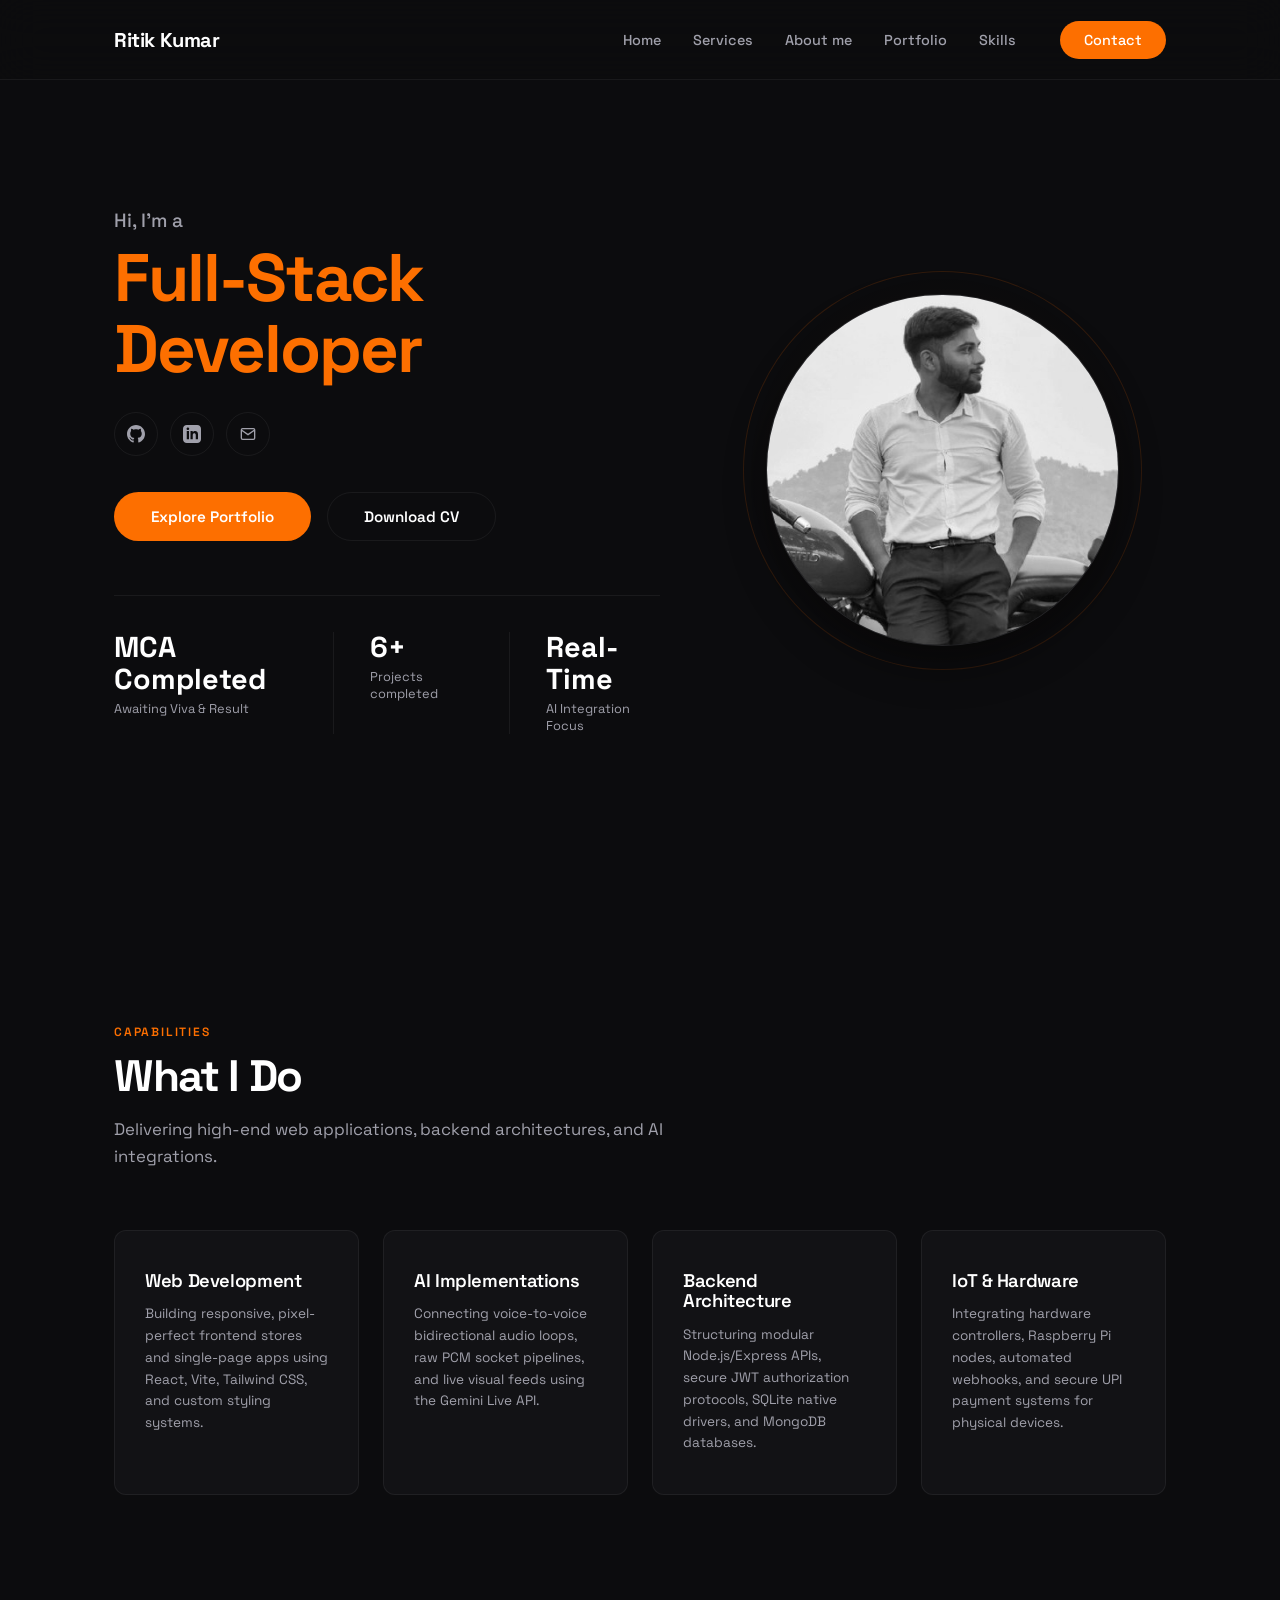
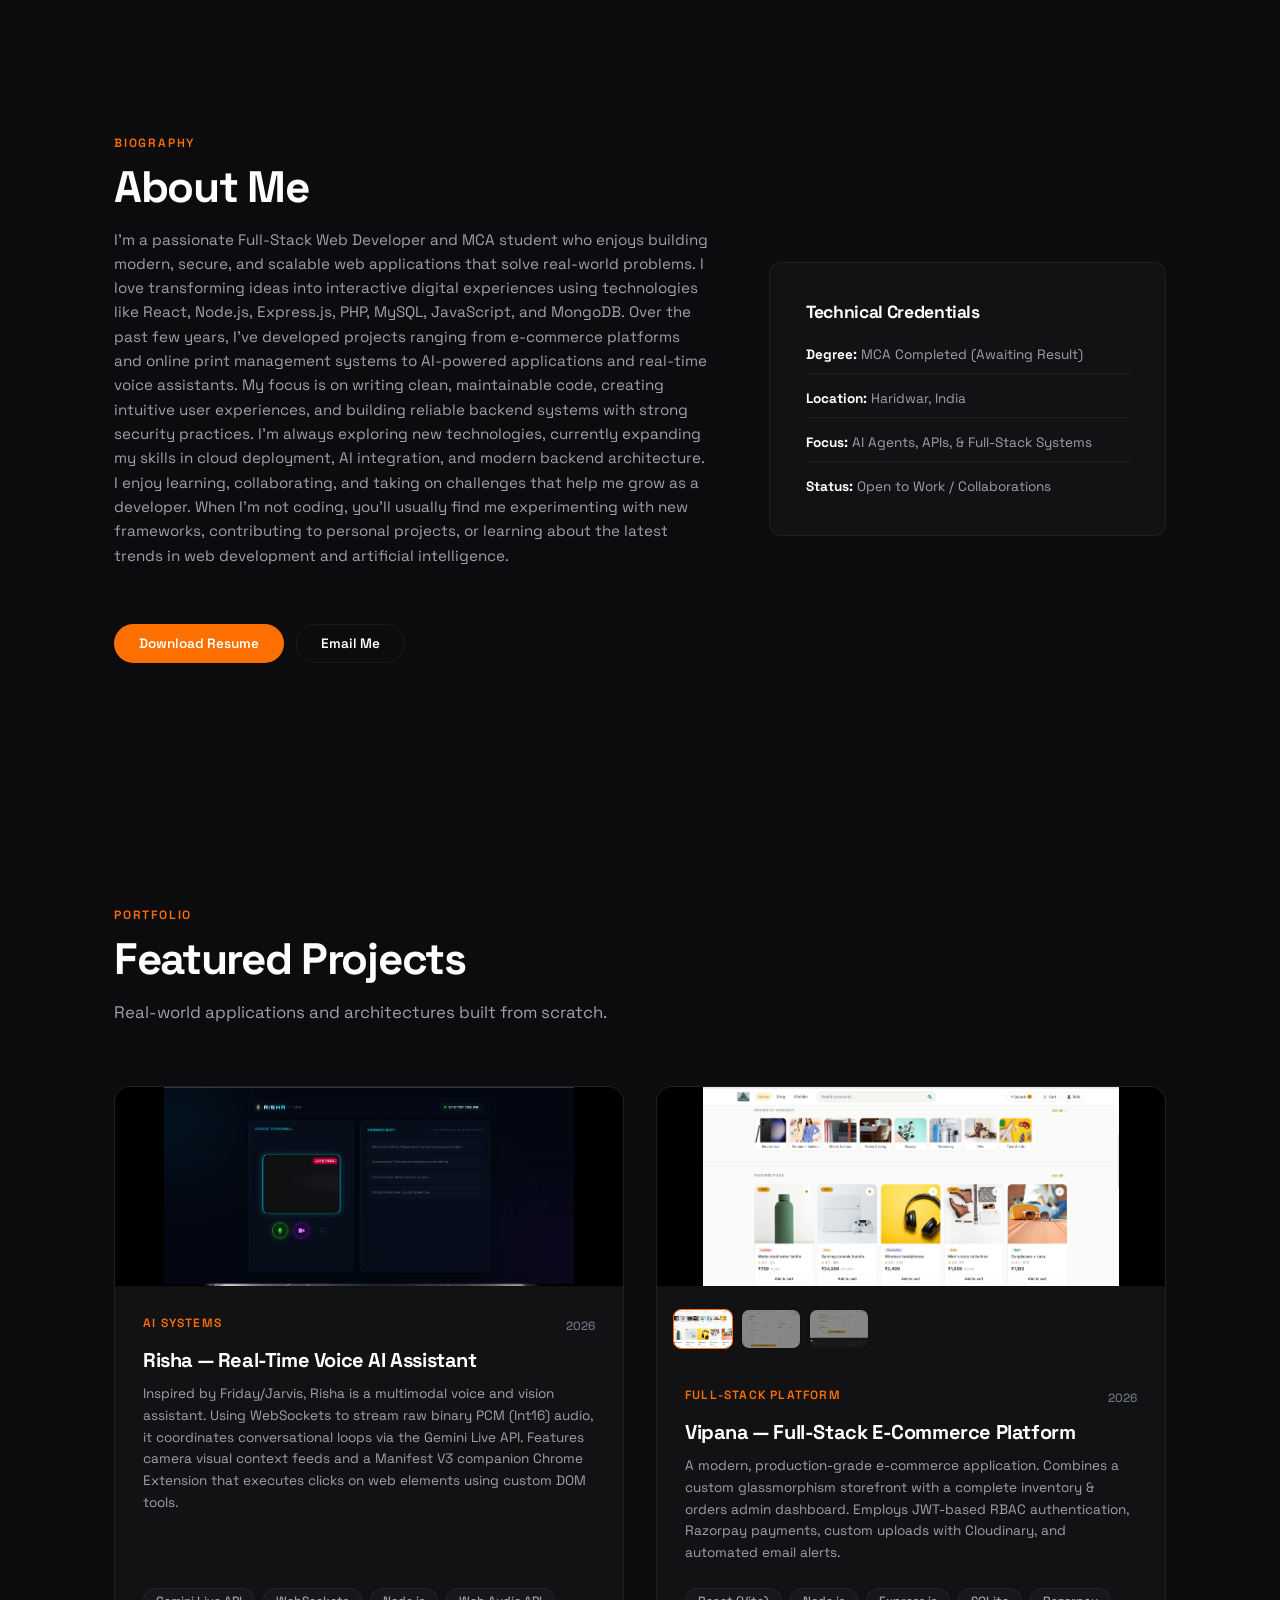
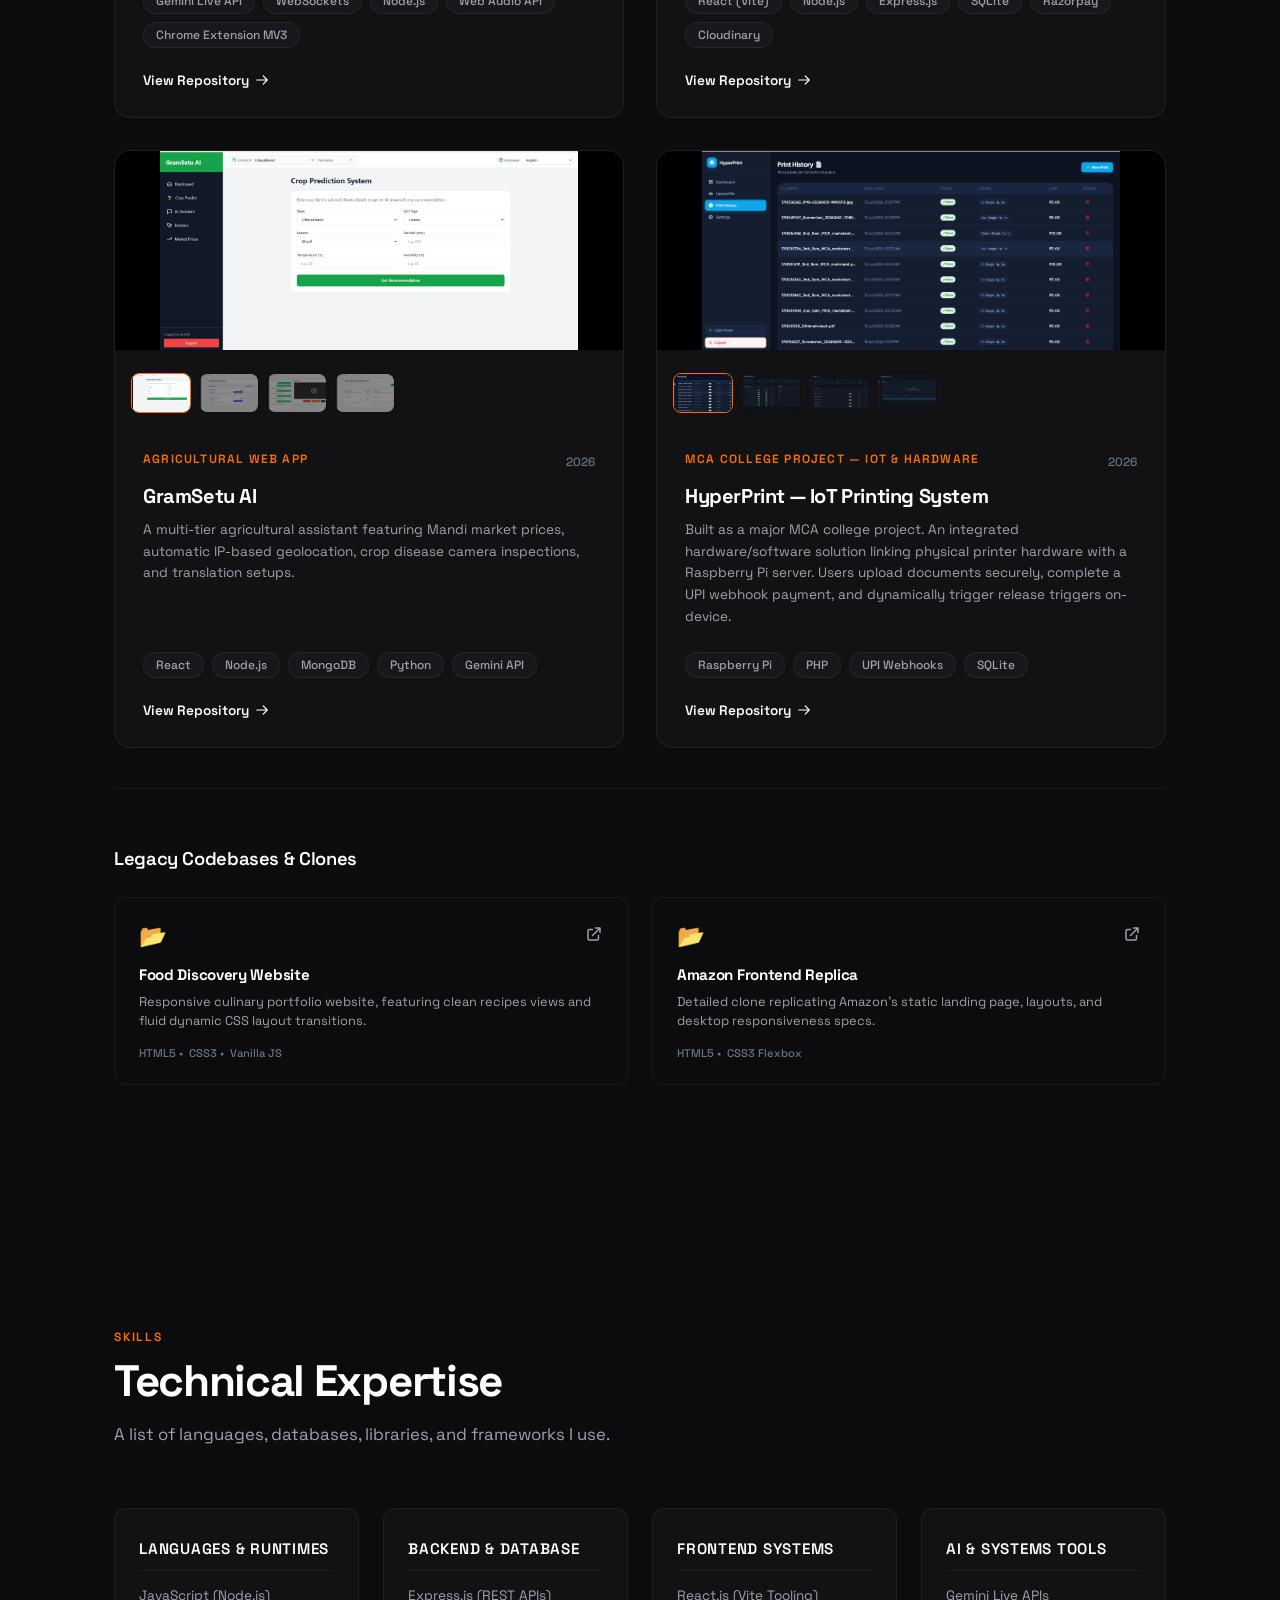
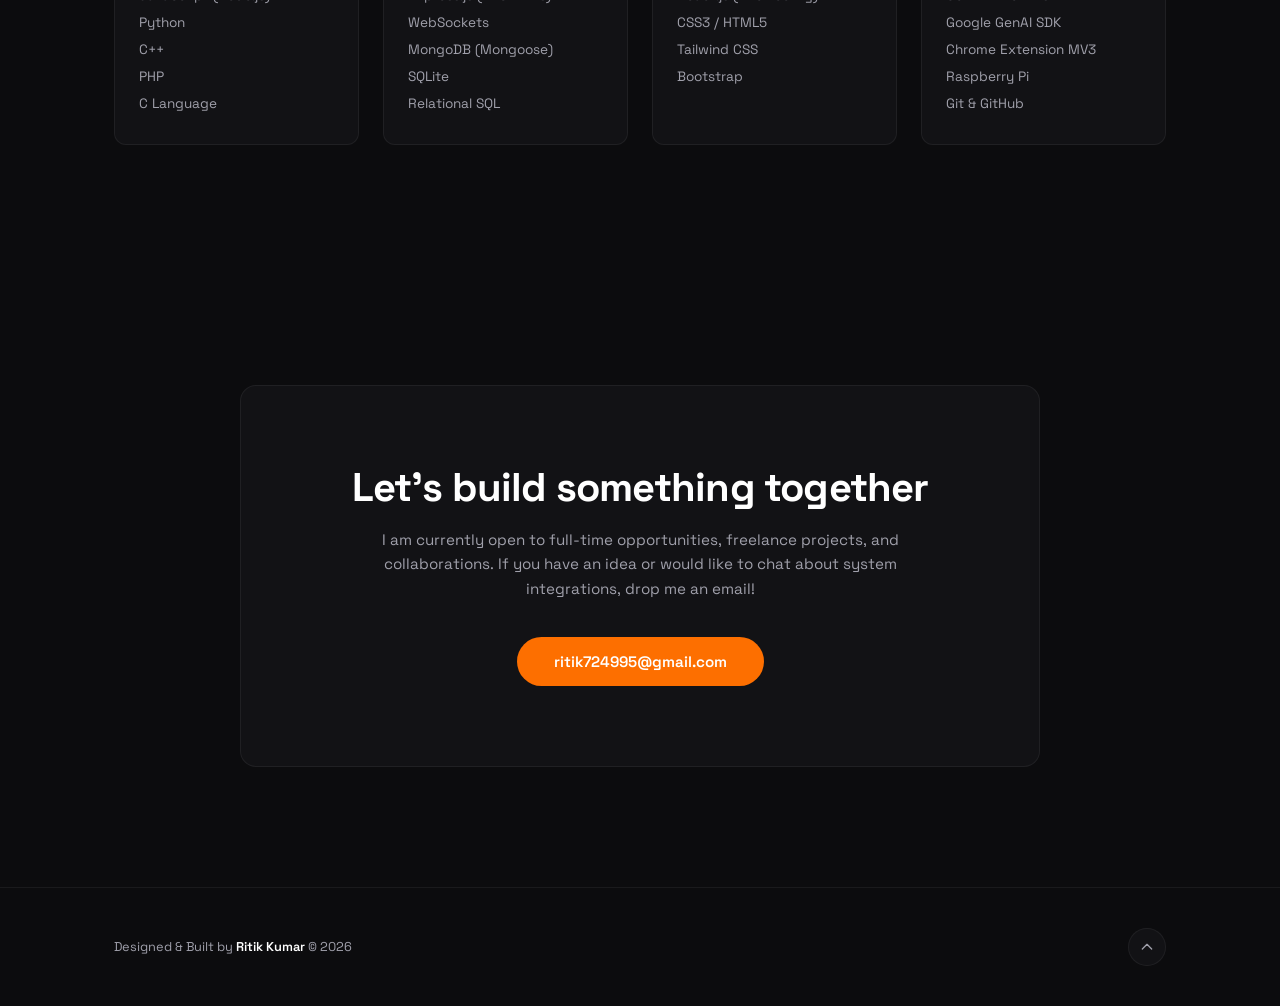
<file: index.html>
<!DOCTYPE html>
<html lang="en">
<head>
  <meta charset="UTF-8" />
  <meta name="viewport" content="width=device-width, initial-scale=1.0" />
  <title>Ritik Kumar — Full-Stack Developer & Systems Builder</title>
  <meta name="description" content="Portfolio of Ritik Kumar — MCA student and developer specializing in React, Node.js, Gemini Live API, and backend integrations." />
  <meta name="author" content="Ritik Kumar" />
  <meta property="og:title" content="Ritik Kumar — Full-Stack Developer" />
  <meta property="og:description" content="Full-stack developer exploring Gemini Live, AI agents, IoT, and building high-performance web applications." />
  <meta property="og:type" content="website" />
  <meta name="theme-color" content="#0c0c0e" />

  <!-- Fonts -->
  <link rel="preconnect" href="https://fonts.googleapis.com" />
  <link rel="preconnect" href="https://fonts.gstatic.com" crossorigin />
  <link href="https://fonts.googleapis.com/css2?family=Space+Grotesk:wght@300;400;500;600;700&family=Inter:wght@300;400;500;600;700&display=swap" rel="stylesheet" />

  <!-- Styles -->
  <link rel="stylesheet" href="style.css?v=2" />
</head>
<body>

  <!-- ============ NAVIGATION ============ -->
  <nav class="navbar" id="navbar">
    <div class="container">
      <a href="#" class="nav-logo">
        Ritik Kumar
      </a>

      <ul class="nav-links" id="nav-links">
        <li><a href="#">Home</a></li>
        <li><a href="#services">Services</a></li>
        <li><a href="#about">About me</a></li>
        <li><a href="#projects">Portfolio</a></li>
        <li><a href="#skills">Skills</a></li>
        <li class="nav-cta-link"><a href="#contact" class="nav-cta-btn">Contact</a></li>
      </ul>

      <button class="nav-toggle" id="nav-toggle" aria-label="Toggle menu">
        <span></span><span></span><span></span>
      </button>
    </div>
    <div class="nav-overlay" id="nav-overlay"></div>
  </nav>

  <!-- ============ HERO ============ -->
  <section class="hero" id="hero">
    <div class="container hero-container grid-two-cols">
      <!-- Left Column: Introduction & Statistics -->
      <div class="hero-left-side reveal">
        <p class="hero-greeting-sub">Hi, I'm a</p>
        <h1 class="hero-main-title">
          Full-Stack Developer
        </h1>

        <!-- Social Icons Row -->
        <div class="hero-social-row">
          <a href="https://github.com/ritik-co" target="_blank" rel="noopener noreferrer" class="social-circ-btn" aria-label="GitHub">
            <svg viewBox="0 0 24 24" fill="currentColor" class="social-svg" width="18" height="18"><path d="M12 0c-6.626 0-12 5.373-12 12 0 5.302 3.438 9.8 8.207 11.387.599.111.793-.261.793-.577v-2.234c-3.338.726-4.033-1.416-4.033-1.416-.546-1.387-1.333-1.756-1.333-1.756-1.089-.745.083-.729.083-.729 1.205.084 1.839 1.237 1.839 1.237 1.07 1.834 2.807 1.304 3.492.997.107-.775.418-1.305.762-1.604-2.665-.305-5.467-1.334-5.467-5.931 0-1.311.469-2.381 1.236-3.221-.124-.303-.535-1.524.117-3.176 0 0 1.008-.322 3.301 1.23.957-.266 1.983-.399 3.003-.404 1.02.005 2.047.138 3.006.404 2.291-1.552 3.297-1.23 3.297-1.23.653 1.653.242 2.874.118 3.176.77.84 1.235 1.911 1.235 3.221 0 4.609-2.807 5.624-5.479 5.921.43.372.823 1.102.823 2.222v3.293c0 .319.192.694.801.576 4.765-1.589 8.199-6.086 8.199-11.386 0-6.627-5.373-12-12-12z"/></svg>
          </a>
          <a href="https://www.linkedin.com/in/ritik-kumar-in/" target="_blank" rel="noopener noreferrer" class="social-circ-btn" aria-label="LinkedIn">
            <svg viewBox="0 0 24 24" fill="currentColor" class="social-svg" width="18" height="18"><path d="M19 0h-14c-2.761 0-5 2.239-5 5v14c0 2.761 2.239 5 5 5h14c2.762 0 5-2.239 5-5v-14c0-2.761-2.238-5-5-5zm-11 19h-3v-11h3v11zm-1.5-12.268c-.966 0-1.75-.779-1.75-1.75s.784-1.75 1.75-1.75 1.75.779 1.75 1.75-.784 1.75-1.75 1.75zm13.5 12.268h-3v-5.604c0-3.368-4-3.113-4 0v5.604h-3v-11h3v1.765c1.396-2.586 7-2.777 7 2.476v6.759z"/></svg>
          </a>
          <a href="mailto:ritik724995@gmail.com" class="social-circ-btn" aria-label="Email">
            <svg fill="none" stroke="currentColor" stroke-width="2" viewBox="0 0 24 24" class="social-svg" style="padding:1px" width="18" height="18"><polyline points="22,6 12,13 2,6"/><rect x="2" y="4" width="20" height="16" rx="2"/></svg>
          </a>
        </div>

        <!-- Actions -->
        <div class="hero-actions-row">
          <a href="#projects" class="btn-hero-orange">Explore Portfolio</a>
          <a href="resume.pdf" target="_blank" rel="noopener noreferrer" class="btn-hero-outline">Download CV</a>
        </div>

        <!-- Horizontal Stats Panel -->
        <div class="hero-horizontal-stats">
          <div class="horizontal-stat-box">
            <span class="h-stat-num">MCA Completed</span>
            <span class="h-stat-lbl">Awaiting Viva & Result</span>
          </div>
          <div class="horizontal-stat-box">
            <span class="h-stat-num">6+</span>
            <span class="h-stat-lbl">Projects completed</span>
          </div>
          <div class="horizontal-stat-box border-none">
            <span class="h-stat-num">Real-Time</span>
            <span class="h-stat-lbl">AI Integration Focus</span>
          </div>
        </div>
      </div>

      <!-- Right Column: Circular Portrait -->
      <div class="hero-right-side reveal reveal-delay-2">
        <div class="hero-portrait-circle-wrapper">
          <div class="portrait-background-circle"></div>
          <div class="hero-portrait-circle">
            <img src="ritik.jpg" alt="Ritik Kumar" />
          </div>
        </div>
      </div>
    </div>
  </section>

  <!-- ============ SERVICES ============ -->
  <section class="section" id="services">
    <div class="container">
      <div class="section-header reveal">
        <span class="section-label">Capabilities</span>
        <h2 class="section-title">What I Do</h2>
        <p class="section-subtitle">Delivering high-end web applications, backend architectures, and AI integrations.</p>
      </div>

      <div class="services-grid">
        <div class="service-card reveal">
          <h3>Web Development</h3>
          <p>Building responsive, pixel-perfect frontend stores and single-page apps using React, Vite, Tailwind CSS, and custom styling systems.</p>
        </div>

        <div class="service-card reveal reveal-delay-1">
          <h3>AI Implementations</h3>
          <p>Connecting voice-to-voice bidirectional audio loops, raw PCM socket pipelines, and live visual feeds using the Gemini Live API.</p>
        </div>

        <div class="service-card reveal reveal-delay-2">
          <h3>Backend Architecture</h3>
          <p>Structuring modular Node.js/Express APIs, secure JWT authorization protocols, SQLite native drivers, and MongoDB databases.</p>
        </div>

        <div class="service-card reveal reveal-delay-3">
          <h3>IoT & Hardware</h3>
          <p>Integrating hardware controllers, Raspberry Pi nodes, automated webhooks, and secure UPI payment systems for physical devices.</p>
        </div>
      </div>
    </div>
  </section>

  <!-- ============ ABOUT ME ============ -->
  <section class="section" id="about">
    <div class="container">
      <div class="about-flex-layout reveal">
        <div class="about-text-side">
          <span class="section-label">Biography</span>
          <h2 class="section-title">About Me</h2>
          <p class="about-paragraph">
            I'm a passionate Full-Stack Web Developer and MCA student who enjoys building modern, secure, and scalable web applications that solve real-world problems. I love transforming ideas into interactive digital experiences using technologies like React, Node.js, Express.js, PHP, MySQL, JavaScript, and MongoDB.

            Over the past few years, I've developed projects ranging from e-commerce platforms and online print management systems to AI-powered applications and real-time voice assistants. My focus is on writing clean, maintainable code, creating intuitive user experiences, and building reliable backend systems with strong security practices.

            I'm always exploring new technologies, currently expanding my skills in cloud deployment, AI integration, and modern backend architecture. I enjoy learning, collaborating, and taking on challenges that help me grow as a developer.

            When I'm not coding, you'll usually find me experimenting with new frameworks, contributing to personal projects, or learning about the latest trends in web development and artificial intelligence.
          </p>
          <p class="about-paragraph">
            <!-- Currently, I am working with the Google GenAI SDK, WebSockets, and real-time streaming architectures to create natural voice interfaces and autonomous browser automation solutions. -->
          </p>

          <div class="about-action-row">
            <a href="resume.pdf" target="_blank" rel="noopener noreferrer" class="btn-hero-orange sm-btn">Download Resume</a>
            <a href="mailto:ritik724995@gmail.com" class="btn-hero-outline sm-btn">Email Me</a>
          </div>
        </div>

        <!-- Details Card -->
        <div class="about-details-card">
          <h4>Technical Credentials</h4>
          <ul class="details-list">
            <li><strong>Degree:</strong> MCA Completed (Awaiting Result)</li>
            <li><strong>Location:</strong> Haridwar, India</li>
            <li><strong>Focus:</strong> AI Agents, APIs, & Full-Stack Systems</li>
            <li><strong>Status:</strong> Open to Work / Collaborations</li>
          </ul>
        </div>
      </div>
    </div>
  </section>

  <!-- ============ PROJECTS (PORTFOLIO) ============ -->
  <section class="section" id="projects">
    <div class="container">
      <div class="section-header reveal">
        <span class="section-label">Portfolio</span>
        <h2 class="section-title">Featured Projects</h2>
        <p class="section-subtitle">Real-world applications and architectures built from scratch.</p>
      </div>

      <div class="projects-grid">
        
        <!-- PROJECT 1: Risha Voice Assistant -->
        <div class="project-grid-card reveal">
          <div class="project-gallery">
            <div class="grid-card-image-bezel">
              <img src="risha.png" alt="Risha — Real-Time Voice AI Assistant" loading="lazy" />
            </div>
          </div>
          <div class="grid-card-body">
            <div class="grid-card-meta">
              <span class="project-category-text">AI Systems</span>
              <span class="project-year">2026</span>
            </div>
            <h4>Risha — Real-Time Voice AI Assistant</h4>
            <p>Inspired by Friday/Jarvis, Risha is a multimodal voice and vision assistant. Using WebSockets to stream raw binary PCM (Int16) audio, it coordinates conversational loops via the Gemini Live API. Features camera visual context feeds and a Manifest V3 companion Chrome Extension that executes clicks on web elements using custom DOM tools.</p>
            <div class="tech-tag-grid small-gap">
              <span class="tech-tag">Gemini Live API</span>
              <span class="tech-tag">WebSockets</span>
              <span class="tech-tag">Node.js</span>
              <span class="tech-tag">Web Audio API</span>
              <span class="tech-tag">Chrome Extension MV3</span>
            </div>
            <a href="https://github.com/ritik-co/risha-ai" target="_blank" rel="noopener noreferrer" class="grid-card-link">
              View Repository 
              <svg class="link-arrow" fill="none" stroke="currentColor" stroke-width="2" viewBox="0 0 24 24"><path stroke-linecap="round" stroke-linejoin="round" d="M14 5l7 7m0 0l-7 7m7-7H3" /></svg>
            </a>
          </div>
        </div>

        <!-- PROJECT 2: Vipana E-Commerce -->
        <div class="project-grid-card reveal">
          <div class="project-gallery">
            <div class="grid-card-image-bezel">
              <img src="getit1.png" class="gallery-main-img" id="getit-main" alt="Getit — Storefront" loading="lazy" />
            </div>
            <div class="gallery-thumbnails pad-x">
              <div class="thumb-card active" onclick="changeGalleryImage('getit-main', 'getit1.png', this)">
                <img src="getit1.png" alt="Storefront View" />
              </div>
              <div class="thumb-card" onclick="changeGalleryImage('getit-main', 'getit2.png', this)">
                <img src="getit2.png" alt="Admin View 1" />
              </div>
              <div class="thumb-card" onclick="changeGalleryImage('getit-main', 'getit3.png', this)">
                <img src="getit3.png" alt="Admin View 2" />
              </div>
            </div>
          </div>
          <div class="grid-card-body">
            <div class="grid-card-meta">
              <span class="project-category-text">Full-Stack Platform</span>
              <span class="project-year">2026</span>
            </div>
            <h4> Vipana  — Full-Stack E-Commerce Platform</h4>
            <p>A modern, production-grade e-commerce application. Combines a custom glassmorphism storefront with a complete inventory & orders admin dashboard. Employs JWT-based RBAC authentication, Razorpay payments, custom uploads with Cloudinary, and automated email alerts.</p>
            <div class="tech-tag-grid small-gap">
              <span class="tech-tag">React (Vite)</span>
              <span class="tech-tag">Node.js</span>
              <span class="tech-tag">Express.js</span>
              <span class="tech-tag">SQLite</span>
              <span class="tech-tag">Razorpay</span>
              <span class="tech-tag">Cloudinary</span>
            </div>
            <a href="https://github.com/ritik-co" target="_blank" rel="noopener noreferrer" class="grid-card-link">
              View Repository 
              <svg class="link-arrow" fill="none" stroke="currentColor" stroke-width="2" viewBox="0 0 24 24"><path stroke-linecap="round" stroke-linejoin="round" d="M14 5l7 7m0 0l-7 7m7-7H3" /></svg>
            </a>
          </div>
        </div>

        <!-- PROJECT 3: GramSetu AI -->
        <div class="project-grid-card reveal">
          <div class="project-gallery">
            <div class="grid-card-image-bezel">
              <img src="gramsetu5.jpg" class="gallery-main-img" id="gramsetu-main" alt="GramSetu AI" loading="lazy" />
            </div>
            <div class="gallery-thumbnails pad-x">
              <div class="thumb-card active" onclick="changeGalleryImage('gramsetu-main', 'gramsetu5.jpg', this)">
                <img src="gramsetu5.jpg" alt="Mandi Prices" />
              </div>
              <div class="thumb-card" onclick="changeGalleryImage('gramsetu-main', 'gramsetu1.jpg', this)">
                <img src="gramsetu1.jpg" alt="Crop recommendation" />
              </div>
              <div class="thumb-card" onclick="changeGalleryImage('gramsetu-main', 'gramsetu2.jpg', this)">
                <img src="gramsetu2.jpg" alt="Soil analysis" />
              </div>
              <div class="thumb-card" onclick="changeGalleryImage('gramsetu-main', 'gramsetu3.jpg', this)">
                <img src="gramsetu3.jpg" alt="Translation widget" />
              </div>
            </div>
          </div>
          <div class="grid-card-body">
            <div class="grid-card-meta">
              <span class="project-category-text">Agricultural Web App</span>
              <span class="project-year">2026</span>
            </div>
            <h4>GramSetu AI</h4>
            <p>A multi-tier agricultural assistant featuring Mandi market prices, automatic IP-based geolocation, crop disease camera inspections, and translation setups.</p>
            <div class="tech-tag-grid small-gap">
              <span class="tech-tag">React</span>
              <span class="tech-tag">Node.js</span>
              <span class="tech-tag">MongoDB</span>
              <span class="tech-tag">Python</span>
              <span class="tech-tag">Gemini API</span>
            </div>
            <a href="https://github.com/ritik-co/gramsetu-ai" target="_blank" rel="noopener noreferrer" class="grid-card-link">
              View Repository 
              <svg class="link-arrow" fill="none" stroke="currentColor" stroke-width="2" viewBox="0 0 24 24"><path stroke-linecap="round" stroke-linejoin="round" d="M14 5l7 7m0 0l-7 7m7-7H3" /></svg>
            </a>
          </div>
        </div>

        <!-- PROJECT 4: HyperPrint -->
        <div class="project-grid-card reveal">
          <div class="project-gallery">
            <div class="grid-card-image-bezel">
              <img src="hyperprint5.png" class="gallery-main-img" id="hyperprint-main" alt="HyperPrint — IoT Printing System" loading="lazy" />
            </div>
            <div class="gallery-thumbnails pad-x">
              <div class="thumb-card active" onclick="changeGalleryImage('hyperprint-main', 'hyperprint5.png', this)">
                <img src="hyperprint5.png" alt="Hardware Terminal" />
              </div>
              <div class="thumb-card" onclick="changeGalleryImage('hyperprint-main', 'hyperprint1.png', this)">
                <img src="hyperprint1.png" alt="Admin Dashboard" />
              </div>
              <div class="thumb-card" onclick="changeGalleryImage('hyperprint-main', 'hyperprint3.png', this)">
                <img src="hyperprint3.png" alt="Upload Portal" />
              </div>
              <div class="thumb-card" onclick="changeGalleryImage('hyperprint-main', 'hyperprint7.png', this)">
                <img src="hyperprint7.png" alt="Settings Panel" />
              </div>
            </div>
          </div>
          <div class="grid-card-body">
            <div class="grid-card-meta">
              <span class="project-category-text">MCA College Project — IoT & Hardware</span>
              <span class="project-year">2026</span>
            </div>
            <h4>HyperPrint — IoT Printing System</h4>
            <p>Built as a major MCA college project. An integrated hardware/software solution linking physical printer hardware with a Raspberry Pi server. Users upload documents securely, complete a UPI webhook payment, and dynamically trigger release triggers on-device.</p>
            <div class="tech-tag-grid small-gap">
              <span class="tech-tag">Raspberry Pi</span>
              <span class="tech-tag">PHP</span>
              <span class="tech-tag">UPI Webhooks</span>
              <span class="tech-tag">SQLite</span>
            </div>
            <a href="https://github.com/ritik-co/Printing_project" target="_blank" rel="noopener noreferrer" class="grid-card-link">
              View Repository 
              <svg class="link-arrow" fill="none" stroke="currentColor" stroke-width="2" viewBox="0 0 24 24"><path stroke-linecap="round" stroke-linejoin="round" d="M14 5l7 7m0 0l-7 7m7-7H3" /></svg>
            </a>
          </div>
        </div>

      </div>

        <!-- SMALLER FRONTEND & WEB PROJECTS ACCORDION / BOX -->
        <div class="secondary-projects-section reveal">
          <div class="secondary-header">
            <h4>Legacy Codebases & Clones</h4>
          </div>
          <div class="secondary-grid">
            
            <div class="secondary-card">
              <div class="sec-card-top">
                <span class="folder-icon">📂</span>
                <a href="https://github.com/ritik-co/Food-website" target="_blank" rel="noopener noreferrer" class="sec-link">
                  <svg viewBox="0 0 24 24" fill="none" stroke="currentColor" stroke-width="2" class="git-icon"><path stroke-linecap="round" stroke-linejoin="round" d="M10 6H6a2 2 0 00-2 2v10a2 2 0 002 2h10a2 2 0 002-2v-4M14 4h6m0 0v6m0-6L10 14" /></svg>
                </a>
              </div>
              <h5>Food Discovery Website</h5>
              <p>Responsive culinary portfolio website, featuring clean recipes views and fluid dynamic CSS layout transitions.</p>
              <div class="sec-tags"><span>HTML5</span><span>CSS3</span><span>Vanilla JS</span></div>
            </div>

            <div class="secondary-card">
              <div class="sec-card-top">
                <span class="folder-icon">📂</span>
                <a href="https://github.com/ritik-co/amazon-clone" target="_blank" rel="noopener noreferrer" class="sec-link">
                  <svg viewBox="0 0 24 24" fill="none" stroke="currentColor" stroke-width="2" class="git-icon"><path stroke-linecap="round" stroke-linejoin="round" d="M10 6H6a2 2 0 00-2 2v10a2 2 0 002 2h10a2 2 0 002-2v-4M14 4h6m0 0v6m0-6L10 14" /></svg>
                </a>
              </div>
              <h5>Amazon Frontend Replica</h5>
              <p>Detailed clone replicating Amazon's static landing page, layouts, and desktop responsiveness specs.</p>
              <div class="sec-tags"><span>HTML5</span><span>CSS3 Flexbox</span></div>
            </div>

          </div>
        </div>

      </div>
    </div>
  </section>

  <!-- ============ SKILLS ============ -->
  <section class="section" id="skills">
    <div class="container">
      <div class="section-header reveal">
        <span class="section-label">Skills</span>
        <h2 class="section-title">Technical Expertise</h2>
        <p class="section-subtitle">A list of languages, databases, libraries, and frameworks I use.</p>
      </div>

      <div class="skills-category-grid">
        
        <!-- Category 1 -->
        <div class="skill-category-card reveal">
          <div class="category-header">
            <h4>Languages & Runtimes</h4>
          </div>
          <ul class="cat-list">
            <li>JavaScript (Node.js)</li>
            <li>Python</li>
            <li>C++</li>
            <li>PHP</li>
            <li>C Language</li>
          </ul>
        </div>

        <!-- Category 2 -->
        <div class="skill-category-card reveal reveal-delay-1">
          <div class="category-header">
            <h4>Backend & Database</h4>
          </div>
          <ul class="cat-list">
            <li>Express.js (REST APIs)</li>
            <li>WebSockets</li>
            <li>MongoDB (Mongoose)</li>
            <li>SQLite</li>
            <li>Relational SQL</li>
          </ul>
        </div>

        <!-- Category 3 -->
        <div class="skill-category-card reveal reveal-delay-2">
          <div class="category-header">
            <h4>Frontend Systems</h4>
          </div>
          <ul class="cat-list">
            <li>React.js (Vite Tooling)</li>
            <li>CSS3 / HTML5</li>
            <li>Tailwind CSS</li>
            <li>Bootstrap</li>
          </ul>
        </div>

        <!-- Category 4 -->
        <div class="skill-category-card reveal reveal-delay-3">
          <div class="category-header">
            <h4>AI & Systems Tools</h4>
          </div>
          <ul class="cat-list">
            <li>Gemini Live APIs</li>
            <li>Google GenAI SDK</li>
            <li>Chrome Extension MV3</li>
            <li>Raspberry Pi</li>
            <li>Git & GitHub</li>
          </ul>
        </div>

      </div>
    </div>
  </section>

  <!-- ============ CONTACT ============ -->
  <section class="section" id="contact">
    <div class="container">
      <div class="contact-card reveal">
        <h2 class="contact-title">Let's build something together</h2>
        <p class="contact-desc">
          I am currently open to full-time opportunities, freelance projects, and collaborations. 
          If you have an idea or would like to chat about system integrations, drop me an email!
        </p>
        
        <div class="contact-action-block">
          <a href="mailto:ritik724995@gmail.com" class="btn-hero-orange">
            ritik724995@gmail.com
          </a>
        </div>
      </div>
    </div>
  </section>

  <!-- ============ FOOTER ============ -->
  <footer class="footer">
    <div class="container">
      <div class="footer-content">
        <div class="footer-left">
          <p>Designed & Built by <span>Ritik Kumar</span> © 2026</p>
        </div>
        <div class="footer-right">
          <button class="back-to-top" aria-label="Scroll to top">
            <svg fill="none" stroke="currentColor" stroke-width="2" viewBox="0 0 24 24"><path stroke-linecap="round" stroke-linejoin="round" d="M5 15l7-7 7 7" /></svg>
          </button>
        </div>
      </div>
    </div>
  </footer>

  <script src="script.js"></script>
</body>
</html>
</file>
<file: style.css>
/* ============================================================
   DESIGN SYSTEM VARIABLES
   ============================================================ */
:root {
  --bg-primary: #0c0c0e;
  --bg-secondary: #121215;
  --bg-tertiary: #18181c;
  --bg-card: #121215;
  --bg-card-hover: #16161b;
  --bg-glass: rgba(12, 12, 14, 0.75);

  /* Warm Accent */
  --accent-orange: #fd6f00;
  --accent-orange-hover: #ff7e1a;
  
  --text-primary: #f3f4f6;
  --text-secondary: #a0a0ab;
  --text-muted: #6b7280;
  --text-bright: #ffffff;

  --border: rgba(255, 255, 255, 0.06);
  --border-hover: rgba(255, 255, 255, 0.12);
  --border-accent: rgba(253, 111, 0, 0.15);

  --radius-sm: 8px;
  --radius: 12px;
  --radius-lg: 16px;
  --radius-full: 9999px;

  --font-sans: 'Space Grotesk', 'Inter', -apple-system, BlinkMacSystemFont, sans-serif;

  --ease-out: cubic-bezier(0.16, 1, 0.3, 1);
  --transition: 0.3s var(--ease-out);
  --transition-slow: 0.6s var(--ease-out);
  
  --container: 1100px;
  --nav-height: 80px;
}

/* ============================================================
   BASE SETUP & RESET
   ============================================================ */
*, *::before, *::after {
  box-sizing: border-box;
  margin: 0;
  padding: 0;
}

html {
  scroll-behavior: smooth;
  background-color: var(--bg-primary);
  color: var(--text-primary);
  font-family: var(--font-sans);
  -webkit-font-smoothing: antialiased;
}

body {
  overflow-x: hidden;
  background-color: var(--bg-primary);
}

img {
  max-width: 100%;
  display: block;
}

a {
  color: inherit;
  text-decoration: none;
  transition: var(--transition);
}

ul {
  list-style: none;
}

/* Layout Utilities */
.container {
  width: 100%;
  max-width: var(--container);
  margin: 0 auto;
  padding: 0 24px;
}

.section {
  padding: 120px 0;
}

/* Grid helper */
.grid-two-cols {
  display: grid;
  grid-template-columns: 1.1fr 0.9fr;
  align-items: center;
  gap: 60px;
  width: 100%;
}

/* Scrollbar styling */
::-webkit-scrollbar {
  width: 10px;
}
::-webkit-scrollbar-track {
  background: var(--bg-primary);
}
::-webkit-scrollbar-thumb {
  background: var(--bg-tertiary);
  border-radius: var(--radius-full);
}
::-webkit-scrollbar-thumb:hover {
  background: var(--border-hover);
}

/* ============================================================
   TYPOGRAPHY
   ============================================================ */
h1, h2, h3, h4, h5, h6 {
  color: var(--text-bright);
  font-weight: 700;
  line-height: 1.1;
  letter-spacing: -0.02em;
}

p {
  color: var(--text-secondary);
  line-height: 1.6;
  font-size: 0.95rem;
}

/* Section Header styling */
.section-header {
  margin-bottom: 60px;
  max-width: 600px;
}

.section-label {
  display: inline-block;
  font-size: 0.75rem;
  text-transform: uppercase;
  letter-spacing: 0.15em;
  color: var(--accent-orange);
  margin-bottom: 12px;
  font-weight: 600;
}

.section-title {
  font-size: clamp(2rem, 4vw, 2.75rem);
  margin-bottom: 16px;
  letter-spacing: -0.03em;
}

.section-subtitle {
  font-size: 1.05rem;
  color: var(--text-secondary);
}

/* ============================================================
   COMPONENTS & BUTTONS
   ============================================================ */
.btn-hero-orange {
  display: inline-flex;
  align-items: center;
  justify-content: center;
  background: var(--accent-orange);
  color: var(--text-bright);
  font-size: 0.95rem;
  font-weight: 600;
  padding: 14px 36px;
  border-radius: var(--radius-full);
  border: 1px solid transparent;
  transition: var(--transition);
}

.btn-hero-orange:hover {
  background: var(--accent-orange-hover);
  transform: translateY(-2px);
}

.btn-hero-outline {
  display: inline-flex;
  align-items: center;
  justify-content: center;
  background: transparent;
  color: var(--text-bright);
  border: 1.5px solid var(--border);
  font-size: 0.95rem;
  font-weight: 600;
  padding: 14px 36px;
  border-radius: var(--radius-full);
  transition: var(--transition);
}

.btn-hero-outline:hover {
  border-color: var(--text-bright);
  background: rgba(255, 255, 255, 0.02);
  transform: translateY(-2px);
}

.sm-btn {
  padding: 10px 24px;
  font-size: 0.85rem;
}

/* Tech badge styling */
.tech-tag-grid {
  display: flex;
  flex-wrap: wrap;
  gap: 8px;
}

.tech-tag {
  font-size: 0.75rem;
  background: var(--bg-tertiary);
  color: var(--text-secondary);
  padding: 4px 12px;
  border-radius: var(--radius-full);
  border: 1px solid var(--border);
  font-weight: 500;
}

/* ============================================================
   NAVIGATION BAR
   ============================================================ */
.navbar {
  position: fixed;
  top: 0;
  left: 0;
  width: 100%;
  height: var(--nav-height);
  z-index: 100;
  background: var(--bg-glass);
  backdrop-filter: blur(20px);
  -webkit-backdrop-filter: blur(20px);
  border-bottom: 1px solid var(--border);
  display: flex;
  align-items: center;
}

.navbar .container {
  display: flex;
  align-items: center;
  justify-content: space-between;
}

.nav-logo {
  font-size: 1.25rem;
  font-weight: 700;
  letter-spacing: -0.02em;
  color: var(--text-bright);
}

.logo-accent {
  color: var(--accent-orange);
}

.nav-links {
  display: flex;
  align-items: center;
  gap: 32px;
}

.nav-links a {
  font-size: 0.9rem;
  color: var(--text-secondary);
  font-weight: 500;
}

.nav-links a:hover {
  color: var(--text-bright);
}

.nav-cta-link {
  margin-left: 12px;
}

.nav-cta-btn {
  background: var(--accent-orange);
  color: var(--text-bright) !important;
  padding: 10px 24px;
  border-radius: var(--radius-full);
  font-size: 0.85rem;
  font-weight: 600;
  transition: var(--transition);
}

.nav-cta-btn:hover {
  background: var(--accent-orange-hover);
  transform: translateY(-1px);
}

/* Mobile Nav Toggle */
.nav-toggle {
  display: none;
  flex-direction: column;
  justify-content: space-between;
  width: 24px;
  height: 16px;
  background: transparent;
  border: none;
  cursor: pointer;
  z-index: 1000;
}

.nav-toggle span {
  width: 100%;
  height: 2px;
  background: var(--text-bright);
  border-radius: 2px;
  transition: var(--transition);
}

/* ============================================================
   HERO SECTION
   ============================================================ */
.hero {
  min-height: 100vh;
  display: flex;
  align-items: center;
  position: relative;
  padding-top: calc(var(--nav-height) + 60px);
  padding-bottom: 100px;
}

.hero-left-side {
  display: flex;
  flex-direction: column;
  align-items: flex-start;
  text-align: left;
}

.hero-greeting-sub {
  font-size: 1.2rem;
  font-weight: 500;
  color: var(--text-secondary);
  margin-bottom: 6px;
}

.hero-name-heading {
  font-size: 2.2rem;
  font-weight: 700;
  color: var(--text-bright);
  margin-bottom: 8px;
  letter-spacing: -0.02em;
}

.hero-main-title {
  font-size: clamp(2.8rem, 6.5vw, 4.2rem);
  font-weight: 800;
  color: var(--accent-orange);
  line-height: 1.05;
  margin-bottom: 28px;
  letter-spacing: -0.03em;
}

/* Social icons layout */
.hero-social-row {
  display: flex;
  gap: 12px;
  margin-bottom: 36px;
}

.social-circ-btn {
  display: flex;
  align-items: center;
  justify-content: center;
  width: 44px;
  height: 44px;
  border-radius: 50%;
  border: 1.5px solid var(--border);
  color: var(--text-secondary);
  transition: var(--transition);
  background: transparent;
}

.social-circ-btn:hover {
  border-color: var(--text-bright);
  color: var(--text-bright);
  transform: translateY(-2px);
}

.social-svg {
  width: 18px;
  height: 18px;
}

/* Actions Row */
.hero-actions-row {
  display: flex;
  gap: 16px;
  margin-bottom: 54px;
  width: 100%;
}

/* Stats Row */
.hero-horizontal-stats {
  display: flex;
  width: 100%;
  border-top: 1px solid var(--border);
  padding-top: 36px;
}

.horizontal-stat-box {
  display: flex;
  flex-direction: column;
  padding-right: 36px;
  margin-right: 36px;
  border-right: 1px solid var(--border);
}

.horizontal-stat-box.border-none {
  border-right: none;
  margin-right: 0;
  padding-right: 0;
}

.h-stat-num {
  font-size: 1.8rem;
  font-weight: 700;
  color: var(--text-bright);
  line-height: 1.1;
}

.h-stat-lbl {
  font-size: 0.8rem;
  color: var(--text-secondary);
  margin-top: 4px;
}

/* Right Column Portrait */
.hero-right-side {
  display: flex;
  justify-content: center;
  align-items: center;
}

.hero-portrait-circle-wrapper {
  position: relative;
  width: clamp(280px, 35vw, 420px);
  height: clamp(280px, 35vw, 420px);
  display: flex;
  align-items: center;
  justify-content: center;
}

.portrait-background-circle {
  position: absolute;
  width: 95%;
  height: 95%;
  border-radius: 50%;
  background: radial-gradient(circle, rgba(253, 111, 0, 0.08) 0%, rgba(12,12,14,0) 70%);
  border: 1px solid rgba(253, 111, 0, 0.15);
  z-index: 1;
}

.hero-portrait-circle {
  width: 84%;
  height: 84%;
  border-radius: 50%;
  overflow: hidden;
  position: relative;
  z-index: 2;
  border: 1px solid rgba(255, 255, 255, 0.08);
  background: var(--bg-secondary);
  box-shadow: 0 20px 40px rgba(0,0,0,0.4);
}

.hero-portrait-circle img {
  width: 100%;
  height: 100%;
  object-fit: cover;
  filter: grayscale(100%);
  transition: var(--transition-slow);
}

.hero-portrait-circle:hover img {
  filter: grayscale(0%);
}

/* ============================================================
   SERVICES SECTION
   ============================================================ */
.services-grid {
  display: grid;
  grid-template-columns: repeat(4, 1fr);
  gap: 24px;
}

.service-card {
  background: var(--bg-secondary);
  border: 1px solid var(--border);
  padding: 40px 30px;
  border-radius: var(--radius);
  transition: var(--transition);
}

.service-card:hover {
  border-color: var(--border-hover);
  transform: translateY(-3px);
}

.service-icon {
  font-size: 2.2rem;
  margin-bottom: 24px;
}

.service-card h3 {
  font-size: 1.15rem;
  margin-bottom: 12px;
  font-weight: 600;
}

.service-card p {
  font-size: 0.85rem;
  color: var(--text-secondary);
  line-height: 1.6;
}

/* ============================================================
   ABOUT ME SECTION
   ============================================================ */
.about-flex-layout {
  display: grid;
  grid-template-columns: 1.2fr 0.8fr;
  gap: 60px;
  align-items: center;
}

.about-text-side {
  display: flex;
  flex-direction: column;
}

.about-paragraph {
  margin-bottom: 20px;
  font-size: 0.95rem;
}

.about-action-row {
  display: flex;
  gap: 12px;
  margin-top: 16px;
}

.about-details-card {
  background: var(--bg-secondary);
  border: 1px solid var(--border);
  padding: 40px 36px;
  border-radius: var(--radius);
}

.about-details-card h4 {
  font-size: 1.1rem;
  margin-bottom: 24px;
  color: var(--text-bright);
}

.details-list {
  display: flex;
  flex-direction: column;
  gap: 16px;
}

.details-list li {
  font-size: 0.85rem;
  color: var(--text-secondary);
  border-bottom: 1px solid var(--border);
  padding-bottom: 10px;
}

.details-list li:last-child {
  border-bottom: none;
  padding-bottom: 0;
}

.details-list strong {
  color: var(--text-bright);
}

/* ============================================================
   PORTFOLIO (FEATURED PROJECTS)
   ============================================================ */
.projects-container {
  display: flex;
  flex-direction: column;
  gap: 80px;
}

.project-featured-card {
  display: grid;
  grid-template-columns: 1.1fr 0.9fr;
  background: var(--bg-secondary);
  border: 1px solid var(--border);
  border-radius: var(--radius-lg);
  overflow: hidden;
  transition: var(--transition);
}

.project-featured-card.reverse {
  grid-template-columns: 0.9fr 1.1fr;
}

.project-featured-image-side {
  padding: 24px;
  background: rgba(0,0,0,0.15);
  display: flex;
  align-items: center;
  justify-content: center;
  border-right: 1px solid var(--border);
}

.project-featured-card.reverse .project-featured-image-side {
  order: 2;
  border-right: none;
  border-left: 1px solid var(--border);
}

.project-image-bezel {
  width: 100%;
  height: 100%;
  min-height: 280px;
  border-radius: var(--radius);
  overflow: hidden;
  border: 1px solid var(--border);
  background: #000;
  display: flex;
  align-items: center;
  justify-content: center;
}

.project-image-bezel img {
  width: 100%;
  height: 100%;
  object-fit: contain;
  transition: transform 0.5s ease;
}

/* Details Side */
.project-featured-info-side {
  padding: 48px;
  display: flex;
  flex-direction: column;
  justify-content: center;
}

.featured-header {
  margin-bottom: 18px;
}

.project-category-text {
  font-size: 0.75rem;
  text-transform: uppercase;
  letter-spacing: 0.1em;
  color: var(--accent-orange);
  font-weight: 600;
  display: block;
  margin-bottom: 6px;
}

.project-featured-info-side h3 {
  font-size: 1.5rem;
}

.project-desc {
  font-size: 0.9rem;
  color: var(--text-secondary);
  line-height: 1.6;
  margin-bottom: 24px;
}

.project-featured-info-side .tech-tag-grid {
  margin-bottom: 30px;
}

/* Project Actions */
.project-actions {
  display: flex;
  gap: 12px;
}

/* Gallery thumbnails inside cards */
.project-gallery {
  display: flex;
  flex-direction: column;
  gap: 12px;
  width: 100%;
}

.gallery-main-img {
  transition: opacity 0.15s ease-in-out;
}

.gallery-thumbnails {
  display: flex;
  gap: 8px;
  justify-content: flex-start;
  flex-wrap: wrap;
}

.thumb-card {
  width: 60px;
  height: 40px;
  border-radius: var(--radius-sm);
  overflow: hidden;
  border: 1.5px solid var(--border);
  cursor: pointer;
  opacity: 0.5;
  transition: var(--transition);
  flex-shrink: 0;
  background: #000;
}

.thumb-card img {
  width: 100%;
  height: 100%;
  object-fit: cover;
}

.thumb-card.active, .thumb-card:hover {
  opacity: 1;
  border-color: var(--accent-orange);
}

/* ============================================================
   GRID FOR OTHER PROJECTS
   ============================================================ */
.projects-grid {
  display: grid;
  grid-template-columns: repeat(2, 1fr);
  gap: 32px;
}

.project-grid-card {
  background: var(--bg-secondary);
  border: 1px solid var(--border);
  border-radius: var(--radius-lg);
  overflow: hidden;
  display: flex;
  flex-direction: column;
  transition: var(--transition);
}

.project-grid-card:hover {
  border-color: var(--border-hover);
  transform: translateY(-2px);
}

.grid-card-image-bezel {
  height: 200px;
  background: #000;
  border-bottom: 1px solid var(--border);
  display: flex;
  align-items: center;
  justify-content: center;
}

.grid-card-image-bezel img {
  width: 100%;
  height: 100%;
  object-fit: contain;
  transition: transform 0.5s ease;
}

.pad-x {
  padding: 10px 16px;
}

.grid-card-body {
  padding: 28px;
  display: flex;
  flex-direction: column;
  flex-grow: 1;
}

.grid-card-meta {
  display: flex;
  align-items: center;
  justify-content: space-between;
  margin-bottom: 12px;
}

.project-year {
  font-size: 0.75rem;
  color: var(--text-muted);
  font-weight: 500;
}

.grid-card-body h4 {
  font-size: 1.25rem;
  margin-bottom: 12px;
}

.grid-card-body p {
  font-size: 0.85rem;
  color: var(--text-secondary);
  line-height: 1.6;
  margin-bottom: 24px;
}

.grid-card-body .tech-tag-grid {
  margin-top: auto;
  margin-bottom: 24px;
}

.grid-card-link {
  font-size: 0.85rem;
  font-weight: 600;
  color: var(--text-bright);
  display: inline-flex;
  align-items: center;
  gap: 6px;
}

.link-arrow {
  width: 14px;
  height: 14px;
  transition: transform 0.3s ease;
}

.grid-card-link:hover {
  color: var(--accent-orange);
}

.grid-card-link:hover .link-arrow {
  transform: translateX(4px);
}

/* ============================================================
   LEGACY CLONES ACCORDION SECTION
   ============================================================ */
.secondary-projects-section {
  border-top: 1px solid var(--border);
  padding-top: 60px;
  margin-top: 40px;
}

.secondary-header {
  margin-bottom: 28px;
}

.secondary-header h4 {
  font-size: 1.15rem;
  font-weight: 600;
  color: var(--text-bright);
}

.secondary-grid {
  display: grid;
  grid-template-columns: repeat(2, 1fr);
  gap: 24px;
}

.secondary-card {
  background: var(--bg-primary);
  border: 1px solid var(--border);
  border-radius: var(--radius);
  padding: 24px;
  display: flex;
  flex-direction: column;
}

.secondary-card:hover {
  border-color: var(--border-hover);
}

.sec-card-top {
  display: flex;
  justify-content: space-between;
  align-items: center;
  margin-bottom: 16px;
}

.folder-icon {
  font-size: 1.4rem;
}

.git-icon {
  width: 18px;
  height: 18px;
  color: var(--text-secondary);
}

.git-icon:hover {
  color: var(--text-bright);
}

.secondary-card h5 {
  font-size: 0.95rem;
  margin-bottom: 8px;
}

.secondary-card p {
  font-size: 0.8rem;
  color: var(--text-secondary);
  line-height: 1.5;
  margin-bottom: 16px;
}

.sec-tags {
  display: flex;
  flex-wrap: wrap;
  gap: 6px;
  margin-top: auto;
}

.sec-tags span {
  font-size: 0.7rem;
  color: var(--text-muted);
  font-weight: 500;
}

.sec-tags span::after {
  content: ' •';
}

.sec-tags span:last-child::after {
  content: '';
}

/* ============================================================
   SKILLS SECTION
   ============================================================ */
.skills-category-grid {
  display: grid;
  grid-template-columns: repeat(4, 1fr);
  gap: 24px;
}

.skill-category-card {
  background: var(--bg-secondary);
  border: 1px solid var(--border);
  padding: 32px 24px;
  border-radius: var(--radius);
}

.category-header {
  border-bottom: 1px solid var(--border);
  padding-bottom: 12px;
  margin-bottom: 16px;
}

.category-header h4 {
  font-size: 0.95rem;
  font-weight: 600;
  text-transform: uppercase;
  letter-spacing: 0.05em;
  color: var(--text-bright);
}

.cat-list {
  display: flex;
  flex-direction: column;
  gap: 10px;
}

.cat-list li {
  font-size: 0.85rem;
  color: var(--text-secondary);
}

/* ============================================================
   CONTACT SECTION
   ============================================================ */
.contact-card {
  background: var(--bg-secondary);
  border: 1px solid var(--border);
  border-radius: var(--radius-lg);
  padding: 80px 48px;
  text-align: center;
  max-width: 800px;
  margin: 0 auto;
}

.contact-title {
  font-size: clamp(1.8rem, 4vw, 2.5rem);
  margin-bottom: 18px;
  letter-spacing: -0.02em;
}

.contact-desc {
  font-size: 0.95rem;
  max-width: 540px;
  margin: 0 auto 36px;
}

.contact-action-block {
  display: flex;
  justify-content: center;
}

/* ============================================================
   FOOTER SECTION
   ============================================================ */
.footer {
  border-top: 1px solid var(--border);
  padding: 40px 0;
}

.footer-content {
  display: flex;
  justify-content: space-between;
  align-items: center;
}

.footer-left p {
  font-size: 0.8rem;
  color: var(--text-secondary);
}

.footer-left span {
  font-weight: 600;
  color: var(--text-bright);
}

.back-to-top {
  display: flex;
  align-items: center;
  justify-content: center;
  width: 38px;
  height: 38px;
  border-radius: 50%;
  background: var(--bg-secondary);
  border: 1px solid var(--border);
  color: var(--text-secondary);
  transition: var(--transition);
  cursor: pointer;
}

.back-to-top:hover {
  color: var(--text-bright);
  border-color: var(--text-bright);
}

.back-to-top svg {
  width: 16px;
  height: 16px;
}

/* ============================================================
   RESPONSIVE DESIGN SPECS
   ============================================================ */
@media (max-width: 1024px) {
  .section {
    padding: 90px 0;
  }
  
  .grid-two-cols {
    grid-template-columns: 1fr;
    gap: 48px;
    text-align: center;
  }
  
  .hero-left-side {
    align-items: center;
    text-align: center;
  }
  
  .hero-actions-row {
    justify-content: center;
  }
  
  .hero-horizontal-stats {
    justify-content: center;
  }

  .about-flex-layout {
    grid-template-columns: 1fr;
    gap: 40px;
  }

  .services-grid {
    grid-template-columns: repeat(2, 1fr);
  }

  .project-featured-card, 
  .project-featured-card.reverse {
    grid-template-columns: 1fr;
  }
  
  .project-featured-image-side {
    height: 280px;
    border-right: none;
    border-left: none;
    border-bottom: 1px solid var(--border);
  }
  
  .project-featured-card.reverse .project-featured-image-side {
    order: 1;
    border-bottom: 1px solid var(--border);
  }
  
  .project-featured-card.reverse .project-featured-info-side {
    order: 2;
  }

  .projects-grid {
    grid-template-columns: 1fr;
  }

  .skills-category-grid {
    grid-template-columns: repeat(2, 1fr);
  }
}

@media (max-width: 768px) {
  .navbar {
    height: 70px;
  }
  
  .nav-toggle {
    display: flex;
  }
  
  .nav-links {
    position: fixed;
    top: 0;
    right: -100%;
    width: 260px;
    height: 100vh;
    flex-direction: column;
    background: var(--bg-secondary);
    border-left: 1px solid var(--border);
    padding: 100px 24px 32px;
    gap: 8px;
    transition: right 0.4s var(--ease-out);
    z-index: 999;
  }
  
  .nav-links.open {
    right: 0;
  }
  
  .nav-links a {
    padding: 12px 16px;
    width: 100%;
    display: block;
    text-align: left;
  }
  
  .nav-cta-link {
    margin-left: 0;
    margin-top: 16px;
    width: 100%;
  }
  
  .nav-cta-btn {
    width: 100%;
    text-align: center;
    display: block;
  }

  .nav-overlay {
    display: none;
    position: fixed;
    inset: 0;
    background: rgba(0, 0, 0, 0.6);
    z-index: 998;
  }
  
  .nav-overlay.visible {
    display: block;
  }
}

@media (max-width: 480px) {
  .hero-actions-row {
    flex-direction: column;
    align-items: stretch;
    gap: 12px;
  }
  
  .btn-hero-orange, .btn-hero-outline {
    width: 100%;
    text-align: center;
  }

  .hero-horizontal-stats {
    flex-direction: column;
    gap: 16px;
    align-items: center;
    padding-top: 24px;
  }

  .horizontal-stat-box {
    border-right: none;
    margin-right: 0;
    padding-right: 0;
    text-align: center;
  }

  .services-grid {
    grid-template-columns: 1fr;
  }

  .skills-category-grid {
    grid-template-columns: 1fr;
  }

  .secondary-grid {
    grid-template-columns: 1fr;
  }

  .contact-card {
    padding: 60px 24px;
  }
}
</file>
